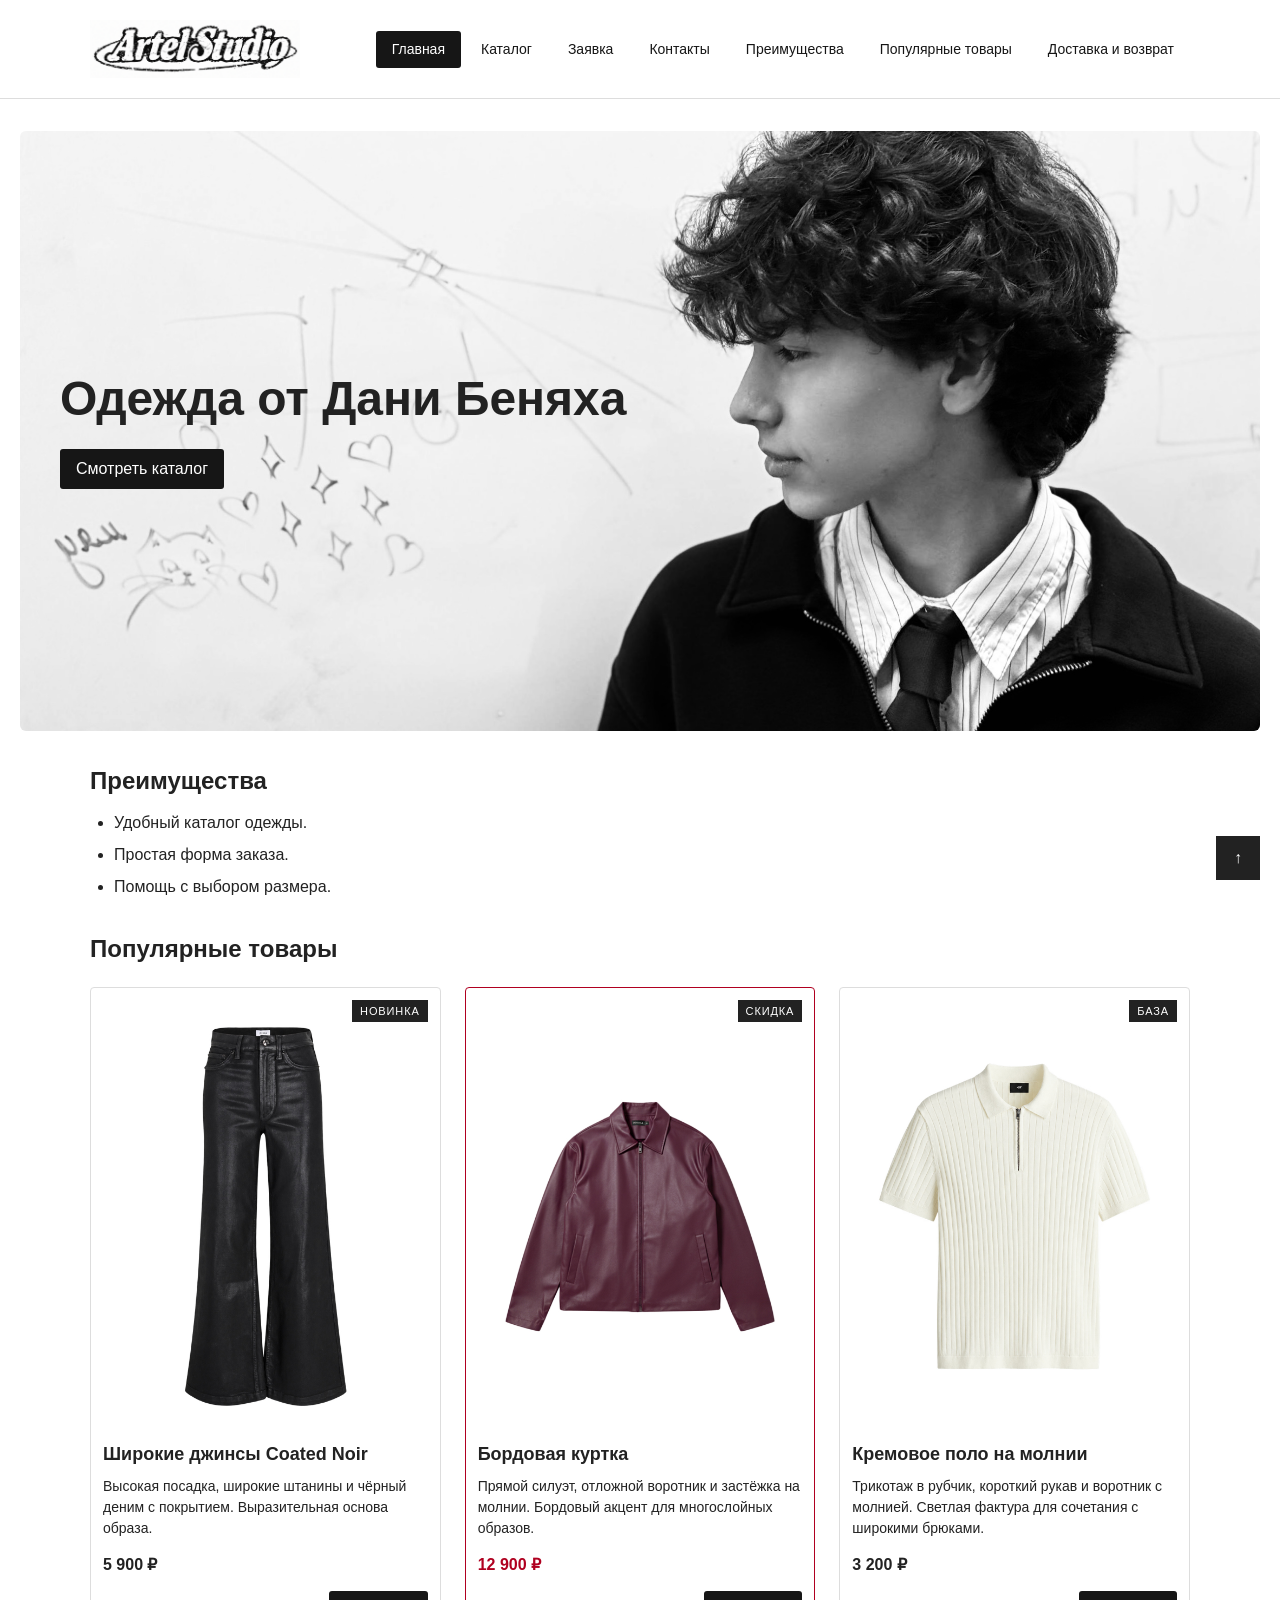
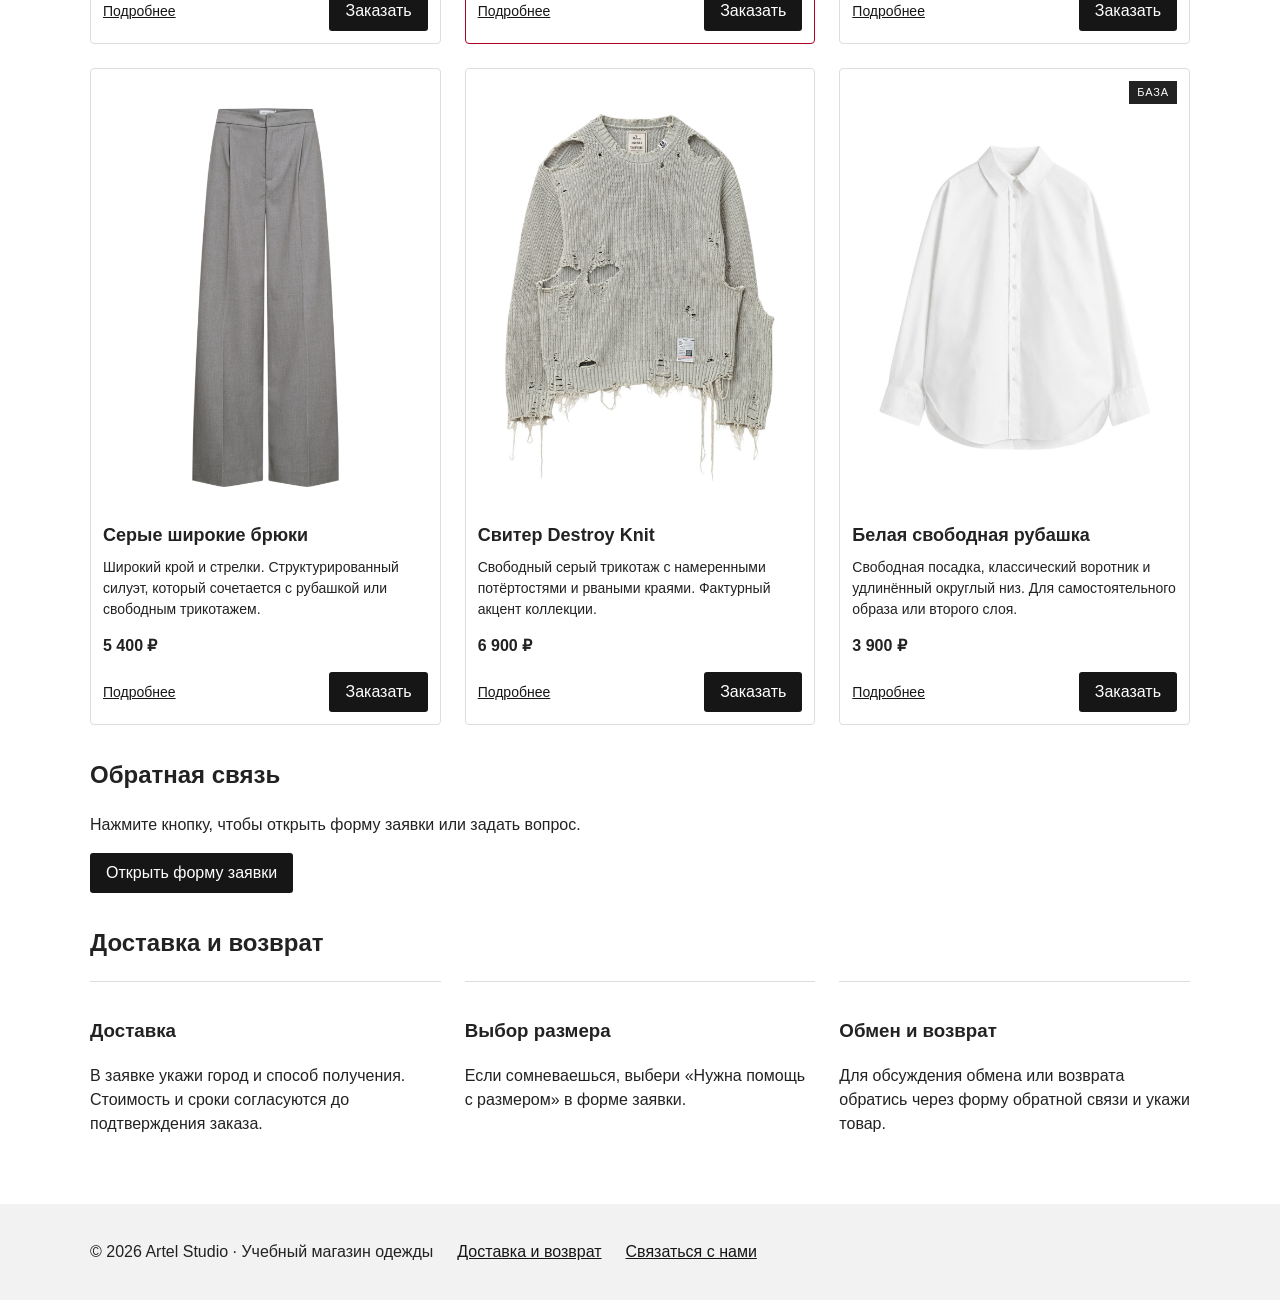
<file: index.html>
<!DOCTYPE html>
<html lang="ru">
<head>
  <meta charset="UTF-8">
  <meta name="viewport" content="width=device-width, initial-scale=1.0">
  <meta name="description" content="Учебный магазин одежды. Каталог и оформление заявки.">
  <meta property="og:type" content="website">
  <meta property="og:image" content="https://tzutira.github.io/kr1-html-css-shop/images/preview.jpg">
  <meta property="og:image:alt" content="Обложка учебного интернет-магазина">
  <meta property="og:title" content="Главная — Artel Studio">
  <meta property="og:description" content="Учебный магазин одежды. Каталог и оформление заявки.">
  <title>Главная — Artel Studio</title>
  <link rel="stylesheet" href="css/style.css">
  <script src="js/main.js" defer></script>
</head>
<body id="top">
  <header class="site-header">
    <div class="site-header__inner">
      <a class="site-header__logo" href="index.html" aria-label="Artel Studio — главная"><img class="site-header__logo-image" src="images/preview.jpg" alt="Artel Studio" width="210" height="58"></a>

      <nav class="site-nav" aria-label="Основная навигация">
        <ul class="site-nav__list">
          <li class="site-nav__item"><a class="site-nav__link site-nav__link--active" aria-current="page" href="index.html">Главная</a></li>
          <li class="site-nav__item"><a class="site-nav__link" href="catalog.html">Каталог</a></li>
          <li class="site-nav__item"><a class="site-nav__link" href="order.html">Заявка</a></li>
          <li class="site-nav__item"><a class="site-nav__link" href="contacts.html">Контакты</a></li>
          <li class="site-nav__item"><a class="site-nav__link" href="index.html#advantages">Преимущества</a></li>
          <li class="site-nav__item"><a class="site-nav__link" href="index.html#popular">Популярные товары</a></li>
          <li class="site-nav__item"><a class="site-nav__link" href="index.html#delivery">Доставка и возврат</a></li>
        </ul>
      </nav>
    </div>
  </header>
  <main class="site-main">

    <section class="hero">
      <h1 class="hero__title" style="font-size: 48px;">Одежда от Дани Беняха</h1>
      <a class="button button--primary hero__button" href="catalog.html">Смотреть каталог</a>
    </section>

    <h2 class="section advantages-title">Преимущества</h2>
    <ul class="advantages" id="advantages">
      <li class="advantages__item">Удобный каталог одежды.</li>
      <li class="advantages__item">Простая форма заказа.</li>
      <li class="advantages__item">Помощь с выбором размера.</li>
    </ul>

    <section class="section" id="popular">
      <h2 class="section__title">Популярные товары</h2>
      <div class="products-grid">
<article class="product-card">
  <span class="product-card__badge">Новинка</span>
  <a class="product-card__image-link" href="product.html?product=1" aria-label="Подробнее: Широкие джинсы Coated Noir"><img class="product-card__image" src="images/black-coated-wide-leg-jeans.jpg" alt="Широкие джинсы Coated Noir, цвет чёрный, вид спереди" width="1200" height="1600" loading="lazy"></a>
  <h3 class="product-card__title"><a href="product.html?product=1">Широкие джинсы Coated Noir</a></h3>
  <p class="product-card__description">Высокая посадка, широкие штанины и чёрный деним с покрытием. Выразительная основа образа.</p>
  <p class="product-card__price">5 900 ₽</p>
  <div class="product-card__actions"><a class="product-card__details" href="product.html?product=1">Подробнее</a><button class="button button--primary product-card__button" type="button" data-product="Широкие джинсы Coated Noir">Заказать</button></div>
</article>
<article class="product-card product-card--discount">
  <span class="product-card__badge">Скидка</span>
  <a class="product-card__image-link" href="product.html?product=2" aria-label="Подробнее: Бордовая куртка"><img class="product-card__image" src="images/burgundy-leather-jacket.jpg" alt="Бордовая куртка, цвет бордовый, вид спереди" width="1200" height="1600" loading="lazy"></a>
  <h3 class="product-card__title"><a href="product.html?product=2">Бордовая куртка</a></h3>
  <p class="product-card__description">Прямой силуэт, отложной воротник и застёжка на молнии. Бордовый акцент для многослойных образов.</p>
  <p class="product-card__price">12 900 ₽</p>
  <div class="product-card__actions"><a class="product-card__details" href="product.html?product=2">Подробнее</a><button class="button button--primary product-card__button" type="button" data-product="Бордовая куртка">Заказать</button></div>
</article>
<article class="product-card">
  <span class="product-card__badge">База</span>
  <a class="product-card__image-link" href="product.html?product=3" aria-label="Подробнее: Кремовое поло на молнии"><img class="product-card__image" src="images/cream-zip-polo.jpg" alt="Кремовое поло на молнии, цвет кремовый, вид спереди" width="1200" height="1600" loading="lazy"></a>
  <h3 class="product-card__title"><a href="product.html?product=3">Кремовое поло на молнии</a></h3>
  <p class="product-card__description">Трикотаж в рубчик, короткий рукав и воротник с молнией. Светлая фактура для сочетания с широкими брюками.</p>
  <p class="product-card__price">3 200 ₽</p>
  <div class="product-card__actions"><a class="product-card__details" href="product.html?product=3">Подробнее</a><button class="button button--primary product-card__button" type="button" data-product="Кремовое поло на молнии">Заказать</button></div>
</article>
<article class="product-card">
  <a class="product-card__image-link" href="product.html?product=4" aria-label="Подробнее: Серые широкие брюки"><img class="product-card__image" src="images/grey-wide-leg-trousers.jpg" alt="Серые широкие брюки, цвет светло-серый, вид спереди" width="1200" height="1600" loading="lazy"></a>
  <h3 class="product-card__title"><a href="product.html?product=4">Серые широкие брюки</a></h3>
  <p class="product-card__description">Широкий крой и стрелки. Структурированный силуэт, который сочетается с рубашкой или свободным трикотажем.</p>
  <p class="product-card__price">5 400 ₽</p>
  <div class="product-card__actions"><a class="product-card__details" href="product.html?product=4">Подробнее</a><button class="button button--primary product-card__button" type="button" data-product="Серые широкие брюки">Заказать</button></div>
</article>
<article class="product-card">
  <a class="product-card__image-link" href="product.html?product=5" aria-label="Подробнее: Свитер Destroy Knit"><img class="product-card__image" src="images/grey-distressed-sweater.jpg" alt="Свитер Destroy Knit, цвет серый, вид спереди" width="1200" height="1600" loading="lazy"></a>
  <h3 class="product-card__title"><a href="product.html?product=5">Свитер Destroy Knit</a></h3>
  <p class="product-card__description">Свободный серый трикотаж с намеренными потёртостями и рваными краями. Фактурный акцент коллекции.</p>
  <p class="product-card__price">6 900 ₽</p>
  <div class="product-card__actions"><a class="product-card__details" href="product.html?product=5">Подробнее</a><button class="button button--primary product-card__button" type="button" data-product="Свитер Destroy Knit">Заказать</button></div>
</article>
<article class="product-card">
  <span class="product-card__badge">База</span>
  <a class="product-card__image-link" href="product.html?product=6" aria-label="Подробнее: Белая свободная рубашка"><img class="product-card__image" src="images/white-relaxed-shirt.jpg" alt="Белая свободная рубашка, цвет белый, вид спереди" width="1200" height="1600" loading="lazy"></a>
  <h3 class="product-card__title"><a href="product.html?product=6">Белая свободная рубашка</a></h3>
  <p class="product-card__description">Свободная посадка, классический воротник и удлинённый округлый низ. Для самостоятельного образа или второго слоя.</p>
  <p class="product-card__price">3 900 ₽</p>
  <div class="product-card__actions"><a class="product-card__details" href="product.html?product=6">Подробнее</a><button class="button button--primary product-card__button" type="button" data-product="Белая свободная рубашка">Заказать</button></div>
</article>
</div>
    </section>

    <section class="section" id="contacts">
      <h2 class="section__title">Обратная связь</h2>
      <p class="section__description">Нажмите кнопку, чтобы открыть форму заявки или задать вопрос.</p>
      <button class="button button--primary" type="button" id="open-order-dialog">
        Открыть форму заявки
      </button>
    </section>


<section class="section" id="delivery"><h2 class="section__title">Доставка и возврат</h2>
    <div class="info-grid"><article class="info-block"><h3>Доставка</h3><p>В заявке укажи город и способ получения. Стоимость и сроки согласуются до подтверждения заказа.</p></article><article class="info-block"><h3>Выбор размера</h3><p>Если сомневаешься, выбери «Нужна помощь с размером» в форме заявки.</p></article><article class="info-block"><h3>Обмен и возврат</h3><p>Для обсуждения обмена или возврата обратись через форму обратной связи и укажи товар.</p></article></div></section>
  </main>
  <footer class="site-footer">
    <div class="site-footer__inner"><p class="site-footer__text">&copy; 2026 Artel Studio · Учебный магазин одежды</p>
    <a href="index.html#delivery">Доставка и возврат</a><a href="contacts.html">Связаться с нами</a></div>
  </footer>
  <a class="back-to-top" href="#top" aria-label="Наверх">↑</a>
  <dialog class="order-dialog" id="order-dialog" aria-labelledby="order-dialog-title">
    <h2 class="order-dialog__title" id="order-dialog-title">Оформление заявки</h2>
    <form class="order-form" id="order-form" action="#" method="post" novalidate>
    <div class="order-form__field">
      <label class="order-form__label" for="selected-product">Товар</label>
      <input class="order-form__input" id="selected-product" name="selected-product" type="text" readonly placeholder="Консультация по подбору одежды">
    </div>

    <div class="order-form__field">
      <label class="order-form__label" for="order-name">Имя</label>
      <input class="order-form__input" id="order-name" name="name" type="text" placeholder="Введите ваше имя" minlength="2" autocomplete="given-name" required>
    </div>

    <div class="order-form__field">
      <label class="order-form__label" for="order-email">E-mail</label>
      <input class="order-form__input" id="order-email" name="email" type="email" placeholder="example@mail.ru" autocomplete="email" required>
    </div>

    <div class="order-form__field">
      <label class="order-form__label" for="order-phone">Телефон</label>
      <input class="order-form__input" aria-describedby="order-phone-hint" id="order-phone" name="phone" type="tel" autocomplete="tel" inputmode="tel" placeholder="+7 (900) 000-00-00" pattern="^\+7 \(\d{3}\) \d{3}-\d{2}-\d{2}$" required>
      <small class="order-form__hint" id="order-phone-hint">Формат: +7 (900) 000-00-00</small>
    </div>

    <div class="order-form__field">
        <label class="order-form__label" for="order-size">Размер</label>
        <select class="order-form__select" id="order-size" name="size" required>
          <option value="">Выберите размер</option>
          <option>XS</option><option>S</option><option>M</option><option>L</option><option>XL</option>
          <option value="help">Нужна помощь с размером</option>
        </select>
      </div>

    <div class="order-form__field">
      <label class="order-form__label" for="order-topic">Тема заявки</label>
      <select class="order-form__select" id="order-topic" name="topic" required>
        <option value="">Выберите тему</option>
        <option value="product">Заказ товара</option>
        <option value="consultation">Консультация</option>
        <option value="delivery">Доставка</option>
      </select>
    </div>

    <div class="order-form__field">
      <label class="order-form__label" for="order-comment">Комментарий</label>
      <textarea class="order-form__textarea" id="order-comment" name="comment" rows="4" placeholder="Укажите дополнительную информацию"
      ></textarea>
    </div>

    <div class="order-form__field order-form__field--checkbox">
      <label class="order-form__label" for="order-agreement">
        <input class="order-form__checkbox" id="order-agreement" name="agreement" type="checkbox" required>
        Я согласен на обработку данных для ответа на заявку
      </label>
    </div>

    <div class="order-form__actions">
      <button class="button button--secondary" type="button" id="close-order-dialog">Закрыть</button>
      <button class="button button--primary" type="submit">Отправить заявку</button>
    </div>
    </form>
  </dialog>
  <p class="success-message" id="success-message" role="status" hidden>Заявка проверена. Это учебная демонстрация — данные не отправлены.</p>

</body>
</html>
</file>
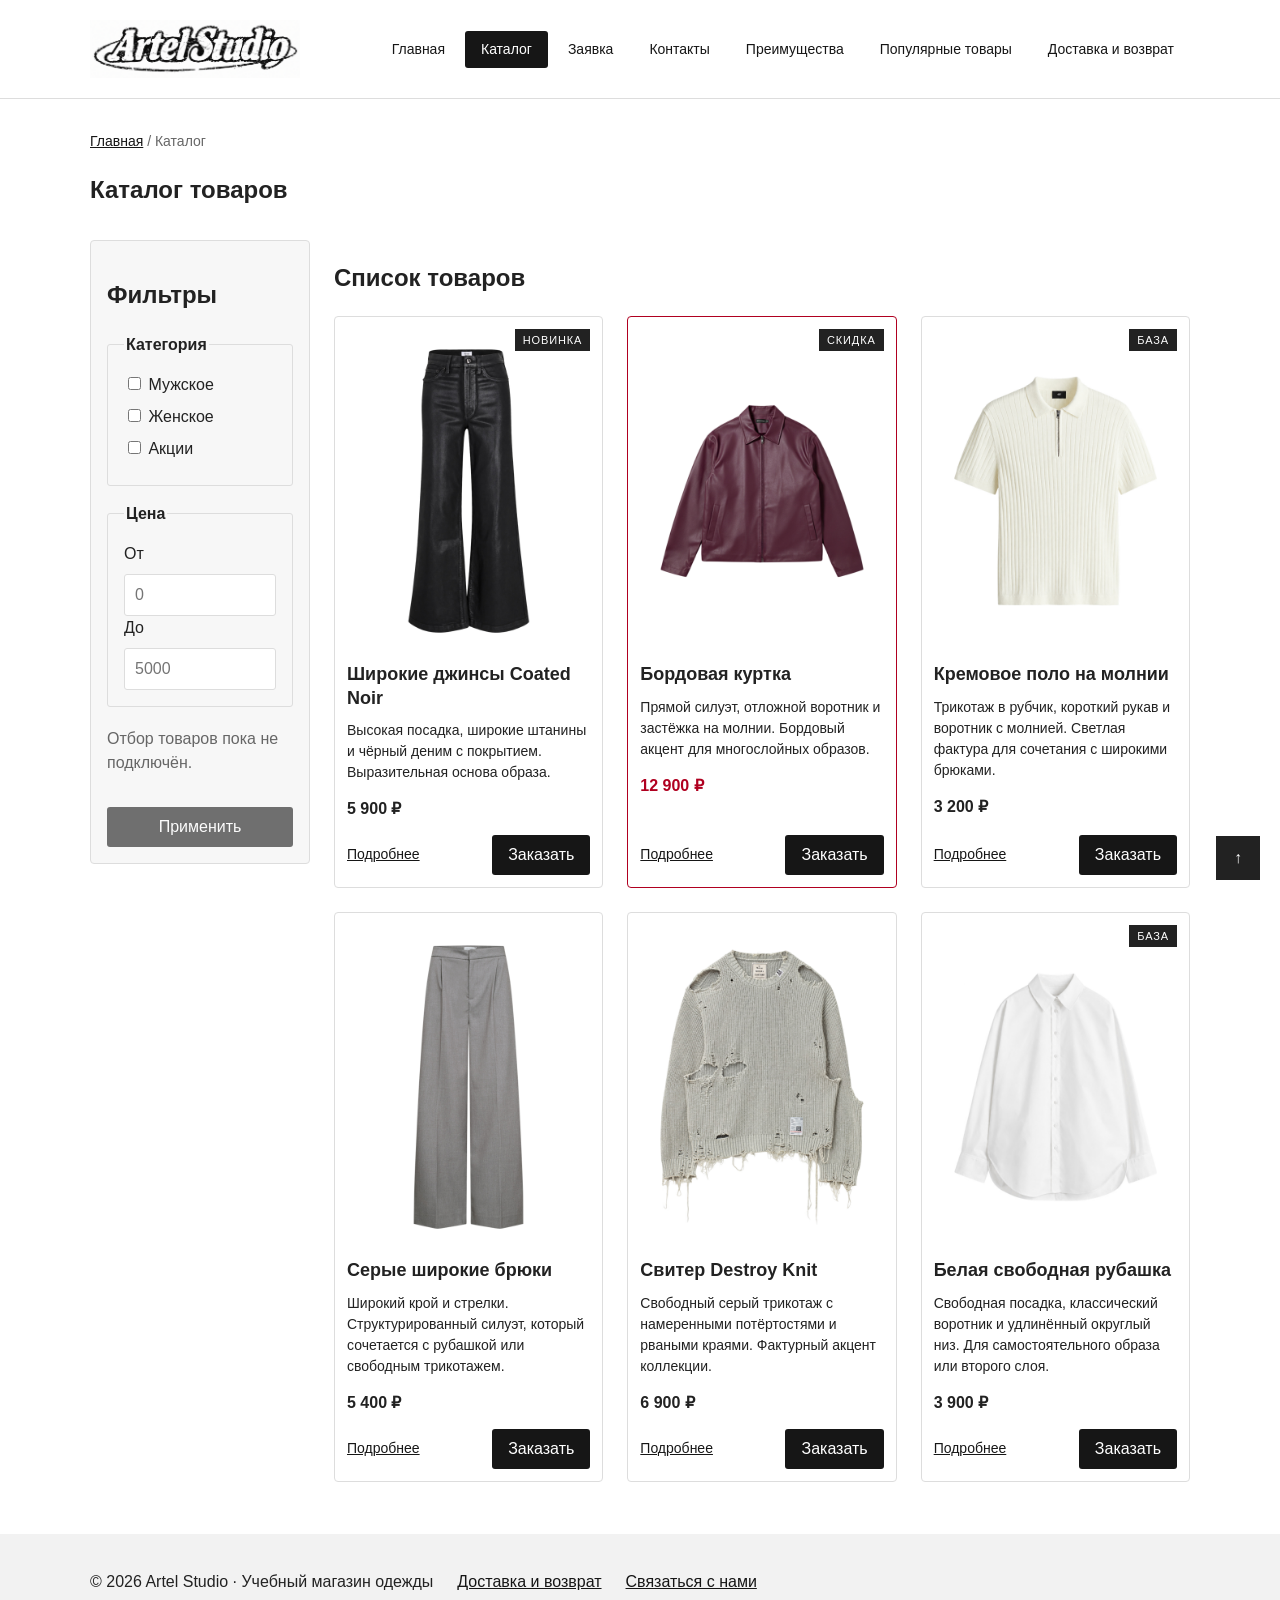
<file: catalog.html>
<!DOCTYPE html>
<html lang="ru">
<head>
  <meta charset="UTF-8">
  <meta name="viewport" content="width=device-width, initial-scale=1.0">
  <meta name="description" content="Учебный магазин одежды в эстетике starboy. Каталог и оформление заявки.">
  <meta property="og:type" content="website">
  <meta property="og:image" content="https://tzutira.github.io/kr1-html-css-shop/images/preview.jpg">
  <meta property="og:image:alt" content="Обложка учебного интернет-магазина">
  <meta property="og:title" content="Каталог — Artel Studio">
  <meta property="og:description" content="Учебный магазин одежды в эстетике starboy. Каталог и оформление заявки.">
  <title>Каталог — Artel Studio</title>
  <link rel="stylesheet" href="css/style.css">
  <script src="js/main.js" defer></script>
</head>
<body id="top">
  <header class="site-header">
    <div class="site-header__inner">
      <a class="site-header__logo" href="index.html" aria-label="Artel Studio — главная"><img class="site-header__logo-image" src="images/preview.jpg" alt="Artel Studio" width="210" height="58"></a>

      <nav class="site-nav" aria-label="Основная навигация">
        <ul class="site-nav__list">
          <li class="site-nav__item"><a class="site-nav__link" href="index.html">Главная</a></li>
          <li class="site-nav__item"><a class="site-nav__link site-nav__link--active" aria-current="page" href="catalog.html">Каталог</a></li>
          <li class="site-nav__item"><a class="site-nav__link" href="order.html">Заявка</a></li>
          <li class="site-nav__item"><a class="site-nav__link" href="contacts.html">Контакты</a></li>
          <li class="site-nav__item"><a class="site-nav__link" href="index.html#advantages">Преимущества</a></li>
          <li class="site-nav__item"><a class="site-nav__link" href="index.html#popular">Популярные товары</a></li>
          <li class="site-nav__item"><a class="site-nav__link" href="index.html#delivery">Доставка и возврат</a></li>
        </ul>
      </nav>
    </div>
  </header>
  <main class="site-main">

    <nav class="breadcrumbs" aria-label="Хлебные крошки">
      <a class="breadcrumbs__link" href="index.html">Главная</a>
      <span class="breadcrumbs__current" aria-current="page">Каталог</span>
    </nav>

    <section class="section">
      <h1 class="section__title">Каталог товаров</h1>
    </section>

    <section class="catalog-layout" aria-labelledby="catalog-products-title">
      <aside class="catalog-filters">
        <h2 class="catalog-filters__title">Фильтры</h2>

        <form class="catalog-filters__form" action="#" method="get">
          <fieldset class="catalog-filters__group">
            <legend class="catalog-filters__legend">Категория</legend><label class="catalog-filters__label"><input class="catalog-filters__checkbox" type="checkbox" name="category" value="1"> Мужское</label><label class="catalog-filters__label"><input class="catalog-filters__checkbox" type="checkbox" name="category" value="2"> Женское</label><label class="catalog-filters__label"><input class="catalog-filters__checkbox" type="checkbox" name="category" value="3"> Акции</label></fieldset>

          <fieldset class="catalog-filters__group">
            <legend class="catalog-filters__legend">Цена</legend>

            <label class="catalog-filters__label" for="price-from">От</label>
            <input class="catalog-filters__input" id="price-from" name="price-from" type="number" min="0" placeholder="0">

            <label class="catalog-filters__label" for="price-to">До</label>
            <input class="catalog-filters__input" id="price-to" name="price-to" type="number" min="0" placeholder="5000">
          </fieldset>

          <p class="order-form__hint">Отбор товаров пока не подключён.</p>
          <button class="button button--primary" type="submit" disabled>Применить</button>
        </form>
      </aside>

      <section class="catalog-layout__products">
        <h2 class="catalog-layout__title" id="catalog-products-title">Список товаров</h2>

        <div class="products-grid">
<article class="product-card">
  <span class="product-card__badge">Новинка</span>
  <a class="product-card__image-link" href="product.html?product=1" aria-label="Подробнее: Широкие джинсы Coated Noir"><img class="product-card__image" src="images/black-coated-wide-leg-jeans.jpg" alt="Широкие джинсы Coated Noir, цвет чёрный, вид спереди" width="1200" height="1600" loading="lazy"></a>
  <h3 class="product-card__title"><a href="product.html?product=1">Широкие джинсы Coated Noir</a></h3>
  <p class="product-card__description">Высокая посадка, широкие штанины и чёрный деним с покрытием. Выразительная основа образа.</p>
  <p class="product-card__price">5 900 ₽</p>
  <div class="product-card__actions"><a class="product-card__details" href="product.html?product=1">Подробнее</a><button class="button button--primary product-card__button" type="button" data-product="Широкие джинсы Coated Noir">Заказать</button></div>
</article>
<article class="product-card product-card--discount">
  <span class="product-card__badge">Скидка</span>
  <a class="product-card__image-link" href="product.html?product=2" aria-label="Подробнее: Бордовая куртка"><img class="product-card__image" src="images/burgundy-leather-jacket.jpg" alt="Бордовая куртка, цвет бордовый, вид спереди" width="1200" height="1600" loading="lazy"></a>
  <h3 class="product-card__title"><a href="product.html?product=2">Бордовая куртка</a></h3>
  <p class="product-card__description">Прямой силуэт, отложной воротник и застёжка на молнии. Бордовый акцент для многослойных образов.</p>
  <p class="product-card__price">12 900 ₽</p>
  <div class="product-card__actions"><a class="product-card__details" href="product.html?product=2">Подробнее</a><button class="button button--primary product-card__button" type="button" data-product="Бордовая куртка">Заказать</button></div>
</article>
<article class="product-card">
  <span class="product-card__badge">База</span>
  <a class="product-card__image-link" href="product.html?product=3" aria-label="Подробнее: Кремовое поло на молнии"><img class="product-card__image" src="images/cream-zip-polo.jpg" alt="Кремовое поло на молнии, цвет кремовый, вид спереди" width="1200" height="1600" loading="lazy"></a>
  <h3 class="product-card__title"><a href="product.html?product=3">Кремовое поло на молнии</a></h3>
  <p class="product-card__description">Трикотаж в рубчик, короткий рукав и воротник с молнией. Светлая фактура для сочетания с широкими брюками.</p>
  <p class="product-card__price">3 200 ₽</p>
  <div class="product-card__actions"><a class="product-card__details" href="product.html?product=3">Подробнее</a><button class="button button--primary product-card__button" type="button" data-product="Кремовое поло на молнии">Заказать</button></div>
</article>
<article class="product-card">
  <a class="product-card__image-link" href="product.html?product=4" aria-label="Подробнее: Серые широкие брюки"><img class="product-card__image" src="images/grey-wide-leg-trousers.jpg" alt="Серые широкие брюки, цвет светло-серый, вид спереди" width="1200" height="1600" loading="lazy"></a>
  <h3 class="product-card__title"><a href="product.html?product=4">Серые широкие брюки</a></h3>
  <p class="product-card__description">Широкий крой и стрелки. Структурированный силуэт, который сочетается с рубашкой или свободным трикотажем.</p>
  <p class="product-card__price">5 400 ₽</p>
  <div class="product-card__actions"><a class="product-card__details" href="product.html?product=4">Подробнее</a><button class="button button--primary product-card__button" type="button" data-product="Серые широкие брюки">Заказать</button></div>
</article>
<article class="product-card">
  <a class="product-card__image-link" href="product.html?product=5" aria-label="Подробнее: Свитер Destroy Knit"><img class="product-card__image" src="images/grey-distressed-sweater.jpg" alt="Свитер Destroy Knit, цвет серый, вид спереди" width="1200" height="1600" loading="lazy"></a>
  <h3 class="product-card__title"><a href="product.html?product=5">Свитер Destroy Knit</a></h3>
  <p class="product-card__description">Свободный серый трикотаж с намеренными потёртостями и рваными краями. Фактурный акцент коллекции.</p>
  <p class="product-card__price">6 900 ₽</p>
  <div class="product-card__actions"><a class="product-card__details" href="product.html?product=5">Подробнее</a><button class="button button--primary product-card__button" type="button" data-product="Свитер Destroy Knit">Заказать</button></div>
</article>
<article class="product-card">
  <span class="product-card__badge">База</span>
  <a class="product-card__image-link" href="product.html?product=6" aria-label="Подробнее: Белая свободная рубашка"><img class="product-card__image" src="images/white-relaxed-shirt.jpg" alt="Белая свободная рубашка, цвет белый, вид спереди" width="1200" height="1600" loading="lazy"></a>
  <h3 class="product-card__title"><a href="product.html?product=6">Белая свободная рубашка</a></h3>
  <p class="product-card__description">Свободная посадка, классический воротник и удлинённый округлый низ. Для самостоятельного образа или второго слоя.</p>
  <p class="product-card__price">3 900 ₽</p>
  <div class="product-card__actions"><a class="product-card__details" href="product.html?product=6">Подробнее</a><button class="button button--primary product-card__button" type="button" data-product="Белая свободная рубашка">Заказать</button></div>
</article>
</div>
      </section>
    </section>
  </main>
  <footer class="site-footer">
    <div class="site-footer__inner"><p class="site-footer__text">&copy; 2026 Artel Studio · Учебный магазин одежды</p>
    <a href="index.html#delivery">Доставка и возврат</a><a href="contacts.html">Связаться с нами</a></div>
  </footer>
  <a class="back-to-top" href="#top" aria-label="Наверх">↑</a>
  <dialog class="order-dialog" id="order-dialog" aria-labelledby="order-dialog-title">
    <h2 class="order-dialog__title" id="order-dialog-title">Оформление заявки</h2>
    <form class="order-form" id="order-form" action="#" method="post" novalidate>
    <div class="order-form__field">
      <label class="order-form__label" for="selected-product">Товар</label>
      <input class="order-form__input" id="selected-product" name="selected-product" type="text" readonly placeholder="Консультация по подбору одежды">
    </div>

    <div class="order-form__field">
      <label class="order-form__label" for="order-name">Имя</label>
      <input class="order-form__input" id="order-name" name="name" type="text" placeholder="Введите ваше имя" minlength="2" autocomplete="given-name" required>
    </div>

    <div class="order-form__field">
      <label class="order-form__label" for="order-email">E-mail</label>
      <input class="order-form__input" id="order-email" name="email" type="email" placeholder="example@mail.ru" autocomplete="email" required>
    </div>

    <div class="order-form__field">
      <label class="order-form__label" for="order-phone">Телефон</label>
      <input class="order-form__input" aria-describedby="order-phone-hint" id="order-phone" name="phone" type="tel" autocomplete="tel" inputmode="tel" placeholder="+7 (900) 000-00-00" pattern="^\+7 \(\d{3}\) \d{3}-\d{2}-\d{2}$" required>
      <small class="order-form__hint" id="order-phone-hint">Формат: +7 (900) 000-00-00</small>
    </div>

    <div class="order-form__field">
        <label class="order-form__label" for="order-size">Размер</label>
        <select class="order-form__select" id="order-size" name="size" required>
          <option value="">Выберите размер</option>
          <option>XS</option><option>S</option><option>M</option><option>L</option><option>XL</option>
          <option value="help">Нужна помощь с размером</option>
        </select>
      </div>

    <div class="order-form__field">
      <label class="order-form__label" for="order-topic">Тема заявки</label>
      <select class="order-form__select" id="order-topic" name="topic" required>
        <option value="">Выберите тему</option>
        <option value="product">Заказ товара</option>
        <option value="consultation">Консультация</option>
        <option value="delivery">Доставка</option>
      </select>
    </div>

    <div class="order-form__field">
      <label class="order-form__label" for="order-comment">Комментарий</label>
      <textarea class="order-form__textarea" id="order-comment" name="comment" rows="4" placeholder="Укажите дополнительную информацию"
      ></textarea>
    </div>

    <div class="order-form__field order-form__field--checkbox">
      <label class="order-form__label" for="order-agreement">
        <input class="order-form__checkbox" id="order-agreement" name="agreement" type="checkbox" required>
        Я согласен на обработку данных для ответа на заявку
      </label>
    </div>

    <p class="order-form__hint">Учебная форма: данные не отправляются на сервер.</p>
    <div class="order-form__actions">
      <button class="button button--secondary" type="button" id="close-order-dialog">Закрыть</button>
      <button class="button button--primary" type="submit">Отправить заявку</button>
    </div>
    </form>
  </dialog>
  <p class="success-message" id="success-message" role="status" hidden>Заявка проверена. Это учебная демонстрация — данные не отправлены.</p>

</body>
</html>
</file>
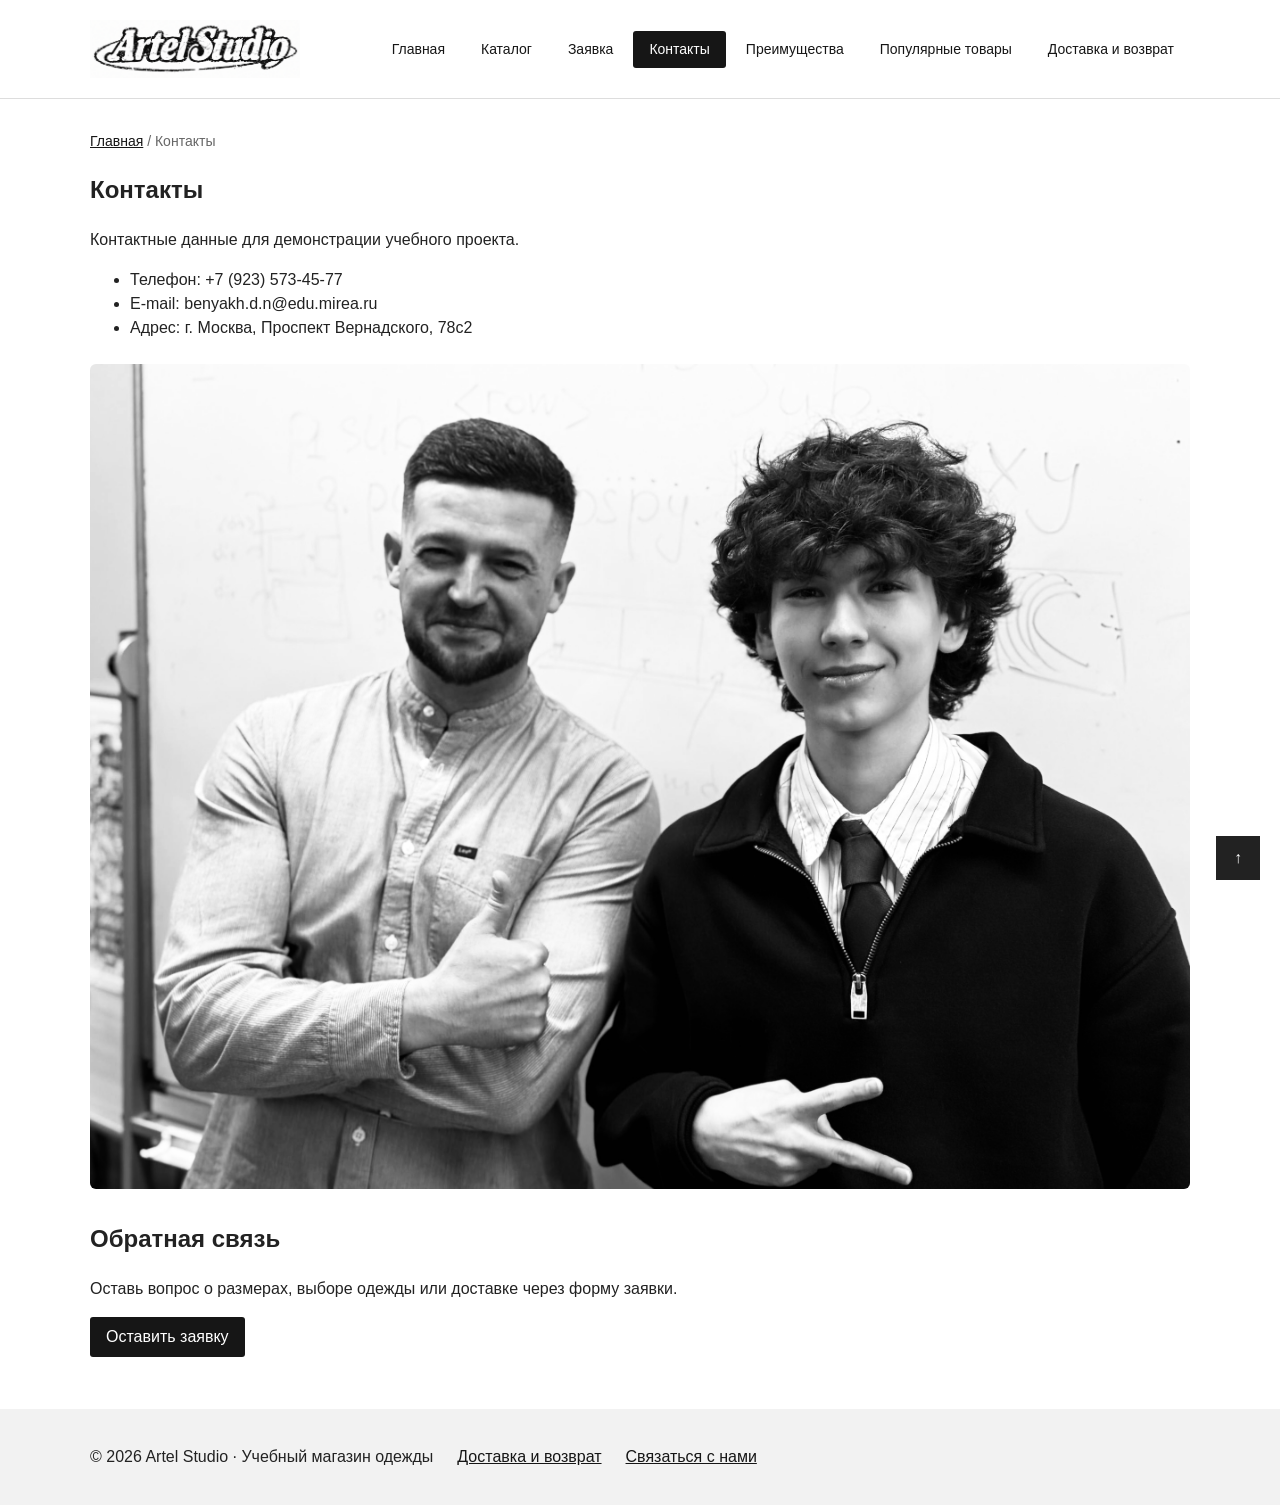
<file: contacts.html>
<!DOCTYPE html>
<html lang="ru">
<head>
  <meta charset="UTF-8">
  <meta name="viewport" content="width=device-width, initial-scale=1.0">
  <meta name="description" content="Контакты учебного магазина одежды Artel Studio и форма обратной связи.">
  <meta property="og:type" content="website">
  <meta property="og:image" content="https://tzutira.github.io/kr1-html-css-shop/images/preview.jpg">
  <meta property="og:image:alt" content="Обложка учебного интернет-магазина">
  <meta property="og:title" content="Контакты — Artel Studio">
  <meta property="og:description" content="Контакты учебного магазина одежды Artel Studio и форма обратной связи.">
  <title>Контакты — Artel Studio</title>
  <link rel="stylesheet" href="css/style.css">
  <script src="js/main.js" defer></script>
</head>
<body id="top">
  <header class="site-header">
    <div class="site-header__inner">
      <a class="site-header__logo" href="index.html" aria-label="Artel Studio — главная"><img class="site-header__logo-image" src="images/preview.jpg" alt="Artel Studio" width="210" height="58"></a>

      <nav class="site-nav" aria-label="Основная навигация">
        <ul class="site-nav__list">
          <li class="site-nav__item"><a class="site-nav__link" href="index.html">Главная</a></li>
          <li class="site-nav__item"><a class="site-nav__link" href="catalog.html">Каталог</a></li>
          <li class="site-nav__item"><a class="site-nav__link" href="order.html">Заявка</a></li>
          <li class="site-nav__item"><a class="site-nav__link site-nav__link--active" aria-current="page" href="contacts.html">Контакты</a></li>
          <li class="site-nav__item"><a class="site-nav__link" href="index.html#advantages">Преимущества</a></li>
          <li class="site-nav__item"><a class="site-nav__link" href="index.html#popular">Популярные товары</a></li>
          <li class="site-nav__item"><a class="site-nav__link" href="index.html#delivery">Доставка и возврат</a></li>
        </ul>
      </nav>
    </div>
  </header>
  <main class="site-main">

    <nav class="breadcrumbs" aria-label="Хлебные крошки">
      <a class="breadcrumbs__link" href="index.html">Главная</a>
      <span class="breadcrumbs__current" aria-current="page">Контакты</span>
    </nav>

    <section class="section">
      <h1 class="section__title">Контакты</h1>
      <p class="section__description">Контактные данные для демонстрации учебного проекта.</p>

      <ul>
        <li>Телефон: +7 (923) 573-45-77</li>
        <li>E-mail: benyakh.d.n@edu.mirea.ru</li>
        <li>Адрес: г. Москва, Проспект Вернадского, 78с2</li>
      </ul>
      <img class="contacts-photo" src="images/contacts-photo.jpg" alt="Совместная фотография в аудитории" width="2560" height="1920">
    </section>
    

    <section class="section" id="feedback">
      <h2 class="section__title">Обратная связь</h2>
      <p class="section__description">
        Оставь вопрос о размерах, выборе одежды или доставке через форму заявки.
      </p>
      <a class="button button--primary" href="order.html">
        Оставить заявку
      </a>
    </section>
  </main>
  <footer class="site-footer">
    <div class="site-footer__inner"><p class="site-footer__text">&copy; 2026 Artel Studio · Учебный магазин одежды</p>
    <a href="index.html#delivery">Доставка и возврат</a><a href="contacts.html">Связаться с нами</a></div>
  </footer>
  <a class="back-to-top" href="#top" aria-label="Наверх">↑</a>

</body>
</html>
</file>
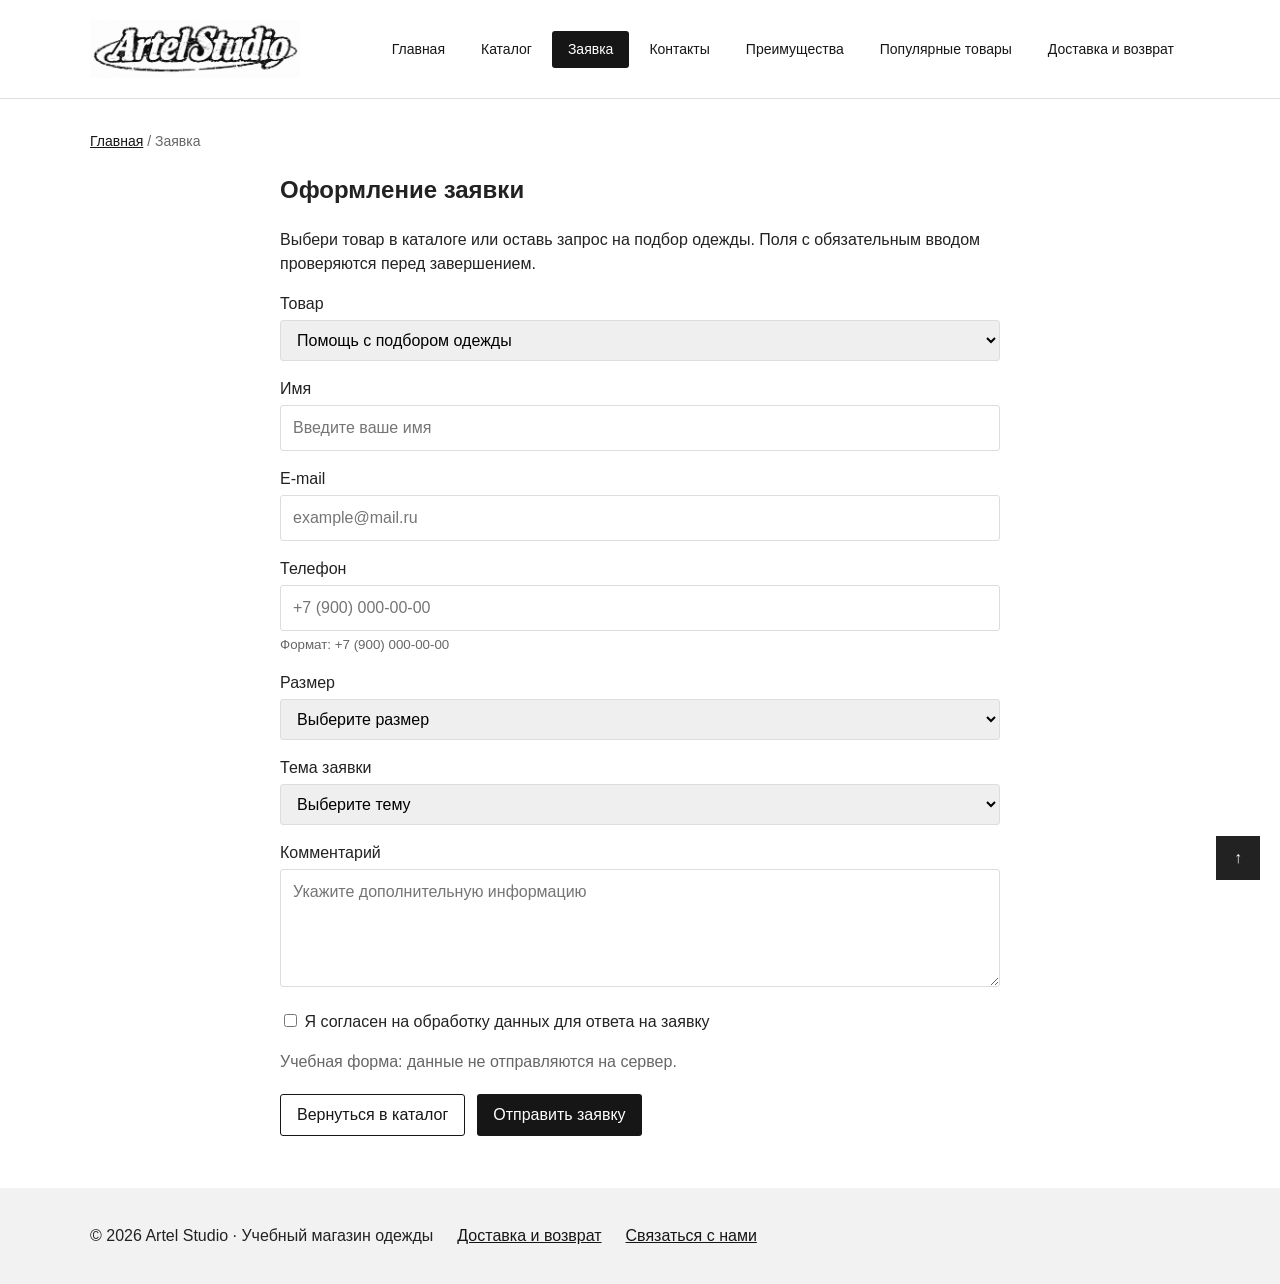
<file: order.html>
<!DOCTYPE html>
<html lang="ru">
<head>
  <meta charset="UTF-8">
  <meta name="viewport" content="width=device-width, initial-scale=1.0">
  <meta name="description" content="Форма заявки на одежду: размер, цвет, количество и контактные данные.">
  <meta property="og:type" content="website">
  <meta property="og:image" content="https://tzutira.github.io/kr1-html-css-shop/images/preview.jpg">
  <meta property="og:image:alt" content="Обложка учебного интернет-магазина">
  <meta property="og:title" content="Заявка — Artel Studio">
  <meta property="og:description" content="Форма заявки на одежду: размер, цвет, количество и контактные данные.">
  <title>Заявка — Artel Studio</title>
  <link rel="stylesheet" href="css/style.css">
  <script src="js/main.js" defer></script>
</head>
<body id="top">
  <header class="site-header">
    <div class="site-header__inner">
      <a class="site-header__logo" href="index.html" aria-label="Artel Studio — главная"><img class="site-header__logo-image" src="images/preview.jpg" alt="Artel Studio" width="210" height="58"></a>

      <nav class="site-nav" aria-label="Основная навигация">
        <ul class="site-nav__list">
          <li class="site-nav__item"><a class="site-nav__link" href="index.html">Главная</a></li>
          <li class="site-nav__item"><a class="site-nav__link" href="catalog.html">Каталог</a></li>
          <li class="site-nav__item"><a class="site-nav__link site-nav__link--active" aria-current="page" href="order.html">Заявка</a></li>
          <li class="site-nav__item"><a class="site-nav__link" href="contacts.html">Контакты</a></li>
          <li class="site-nav__item"><a class="site-nav__link" href="index.html#advantages">Преимущества</a></li>
          <li class="site-nav__item"><a class="site-nav__link" href="index.html#popular">Популярные товары</a></li>
          <li class="site-nav__item"><a class="site-nav__link" href="index.html#delivery">Доставка и возврат</a></li>
        </ul>
      </nav>
    </div>
  </header>
  <main class="site-main">
<nav class="breadcrumbs" aria-label="Хлебные крошки"><a class="breadcrumbs__link" href="index.html">Главная</a> <span class="breadcrumbs__current" aria-current="page">Заявка</span></nav><section class="section order-page"><h1>Оформление заявки</h1><p>Выбери товар в каталоге или оставь запрос на подбор одежды. Поля с обязательным вводом проверяются перед завершением.</p>    <form class="order-form" id="order-form" action="#" method="post" novalidate>
    <div class="order-form__field">
      <label class="order-form__label" for="selected-product">Товар</label>
      <select class="order-form__select" id="selected-product" name="selected-product"><option value="">Помощь с подбором одежды</option><option>Широкие джинсы Coated Noir</option><option>Бордовая куртка</option><option>Кремовое поло на молнии</option><option>Серые широкие брюки</option><option>Свитер Destroy Knit</option><option>Белая свободная рубашка</option></select>
    </div>

    <div class="order-form__field">
      <label class="order-form__label" for="order-name">Имя</label>
      <input class="order-form__input" id="order-name" name="name" type="text" placeholder="Введите ваше имя" minlength="2" autocomplete="given-name" required>
    </div>

    <div class="order-form__field">
      <label class="order-form__label" for="order-email">E-mail</label>
      <input class="order-form__input" id="order-email" name="email" type="email" placeholder="example@mail.ru" autocomplete="email" required>
    </div>

    <div class="order-form__field">
      <label class="order-form__label" for="order-phone">Телефон</label>
      <input class="order-form__input" aria-describedby="order-phone-hint" id="order-phone" name="phone" type="tel" autocomplete="tel" inputmode="tel" placeholder="+7 (900) 000-00-00" pattern="^\+7 \(\d{3}\) \d{3}-\d{2}-\d{2}$" required>
      <small class="order-form__hint" id="order-phone-hint">Формат: +7 (900) 000-00-00</small>
    </div>

    <div class="order-form__field">
        <label class="order-form__label" for="order-size">Размер</label>
        <select class="order-form__select" id="order-size" name="size" required>
          <option value="">Выберите размер</option>
          <option>XS</option><option>S</option><option>M</option><option>L</option><option>XL</option>
          <option value="help">Нужна помощь с размером</option>
        </select>
      </div>

    <div class="order-form__field">
      <label class="order-form__label" for="order-topic">Тема заявки</label>
      <select class="order-form__select" id="order-topic" name="topic" required>
        <option value="">Выберите тему</option>
        <option value="product">Заказ товара</option>
        <option value="consultation">Консультация</option>
        <option value="delivery">Доставка</option>
      </select>
    </div>

    <div class="order-form__field">
      <label class="order-form__label" for="order-comment">Комментарий</label>
      <textarea class="order-form__textarea" id="order-comment" name="comment" rows="4" placeholder="Укажите дополнительную информацию"
      ></textarea>
    </div>

    <div class="order-form__field order-form__field--checkbox">
      <label class="order-form__label" for="order-agreement">
        <input class="order-form__checkbox" id="order-agreement" name="agreement" type="checkbox" required>
        Я согласен на обработку данных для ответа на заявку
      </label>
    </div>

    <p class="order-form__hint">Учебная форма: данные не отправляются на сервер.</p>
    <div class="order-form__actions">
      <a class="button button--secondary" href="catalog.html">Вернуться в каталог</a>
      <button class="button button--primary" type="submit">Отправить заявку</button>
    </div>
    </form><p class="success-message" id="success-message" role="status" hidden>Заявка проверена. Это учебная демонстрация — данные не отправлены.</p></section>
  </main>
  <footer class="site-footer">
    <div class="site-footer__inner"><p class="site-footer__text">&copy; 2026 Artel Studio · Учебный магазин одежды</p>
    <a href="index.html#delivery">Доставка и возврат</a><a href="contacts.html">Связаться с нами</a></div>
  </footer>
  <a class="back-to-top" href="#top" aria-label="Наверх">↑</a>

</body>
</html>
</file>
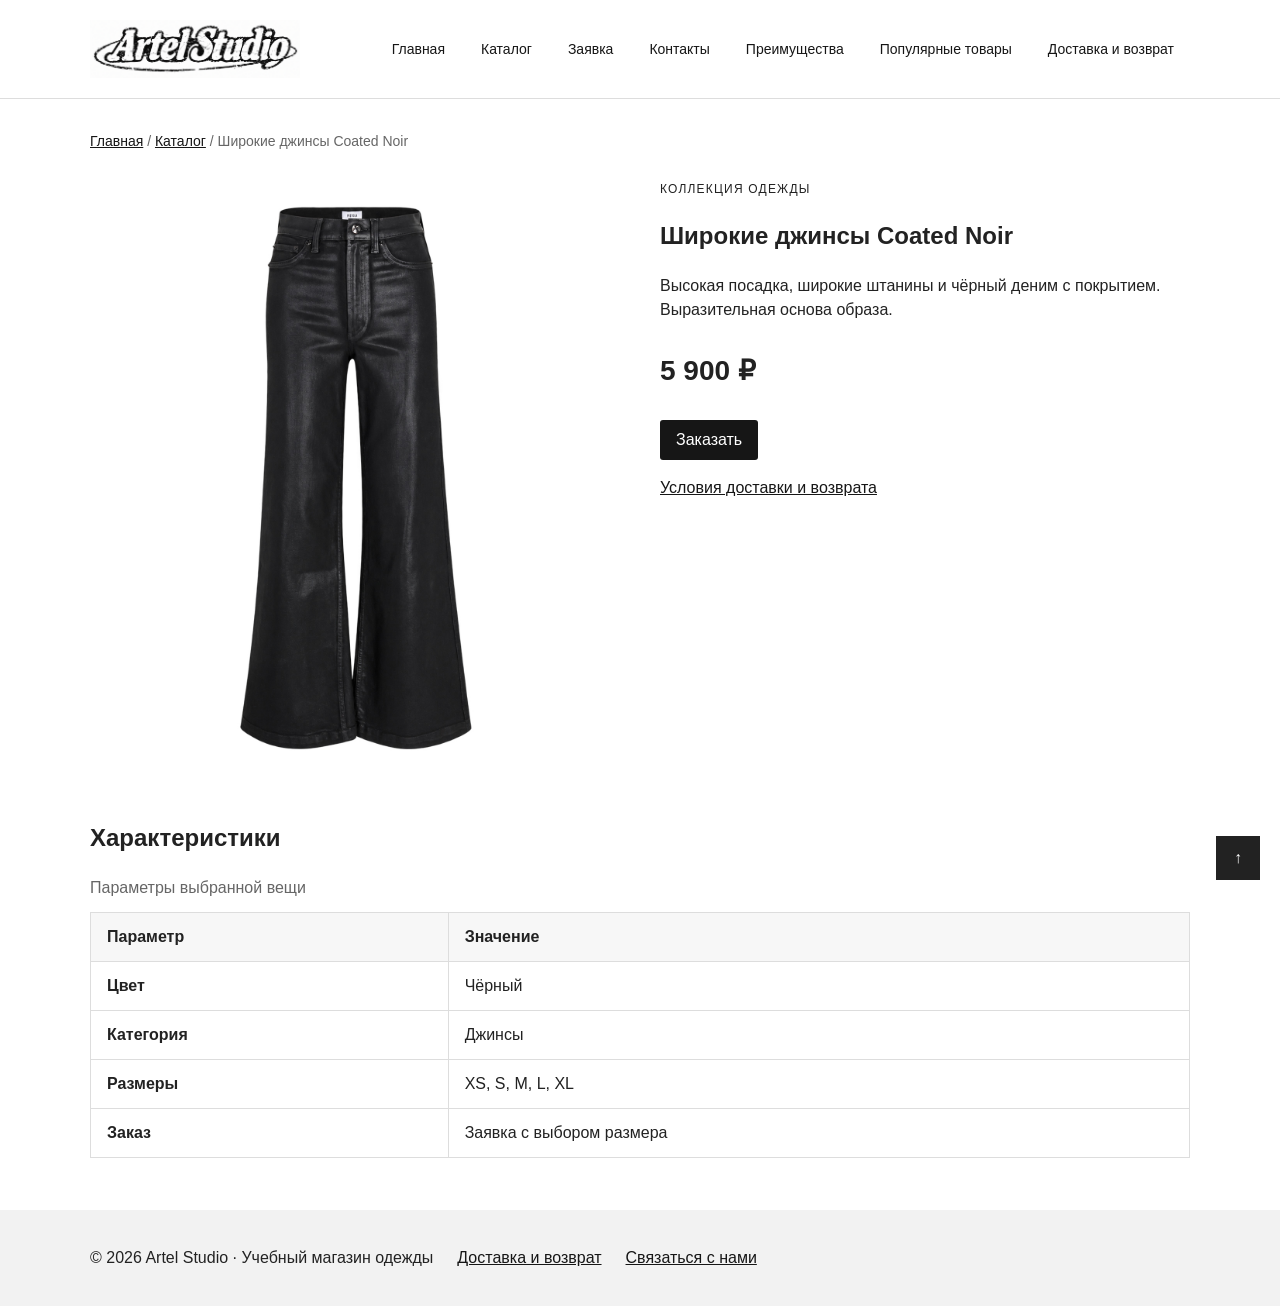
<file: product.html>
<!DOCTYPE html>
<html lang="ru">
<head>
  <meta charset="UTF-8">
  <meta name="viewport" content="width=device-width, initial-scale=1.0">
  <meta name="description" content="Описание товара, цена, размерная сетка и форма заявки.">
  <meta property="og:type" content="website">
  <meta property="og:image" content="https://tzutira.github.io/kr1-html-css-shop/images/preview.jpg">
  <meta property="og:image:alt" content="Обложка учебного интернет-магазина">
  <meta property="og:title" content="Товар — Artel Studio">
  <meta property="og:description" content="Описание товара, цена, размерная сетка и форма заявки.">
  <title>Товар — Artel Studio</title>
  <link rel="stylesheet" href="css/style.css">
  <script src="js/main.js" defer></script>
</head>
<body id="top">
  <header class="site-header">
    <div class="site-header__inner">
      <a class="site-header__logo" href="index.html" aria-label="Artel Studio — главная"><img class="site-header__logo-image" src="images/preview.jpg" alt="Artel Studio" width="210" height="58"></a>

      <nav class="site-nav" aria-label="Основная навигация">
        <ul class="site-nav__list">
          <li class="site-nav__item"><a class="site-nav__link" href="index.html">Главная</a></li>
          <li class="site-nav__item"><a class="site-nav__link" href="catalog.html">Каталог</a></li>
          <li class="site-nav__item"><a class="site-nav__link" href="order.html">Заявка</a></li>
          <li class="site-nav__item"><a class="site-nav__link" href="contacts.html">Контакты</a></li>
          <li class="site-nav__item"><a class="site-nav__link" href="index.html#advantages">Преимущества</a></li>
          <li class="site-nav__item"><a class="site-nav__link" href="index.html#popular">Популярные товары</a></li>
          <li class="site-nav__item"><a class="site-nav__link" href="index.html#delivery">Доставка и возврат</a></li>
        </ul>
      </nav>
    </div>
  </header>
  <main class="site-main">
<nav class="breadcrumbs" aria-label="Хлебные крошки"><a href="index.html">Главная</a> / <a href="catalog.html">Каталог</a> / <span aria-current="page" id="product-breadcrumb">Широкие джинсы Coated Noir</span></nav>
<section class="section product-detail"><div class="product-detail__visual"><img class="product-detail__image" id="product-image" src="images/black-coated-wide-leg-jeans.jpg" alt="Широкие джинсы Coated Noir, вид спереди" width="1200" height="1600"></div>
<div class="product-detail__content"><p class="eyebrow">Коллекция одежды</p><h1 id="product-title">Широкие джинсы Coated Noir</h1><p id="product-description">Высокая посадка, широкие штанины и чёрный деним с покрытием. Выразительная основа образа.</p><p class="product-detail__price" id="product-price">5 900 ₽</p><button class="button button--primary product-card__button" type="button" data-product="Широкие джинсы Coated Noir" id="product-order-button">Заказать</button><p><a href="index.html#delivery">Условия доставки и возврата</a></p></div></section>
<section class="section"><h2>Характеристики</h2><table class="product-table"><caption>Параметры выбранной вещи</caption><thead><tr><th scope="col">Параметр</th><th scope="col">Значение</th></tr></thead><tbody><tr><th scope="row">Цвет</th><td id="product-color">Чёрный</td></tr><tr><th scope="row">Категория</th><td id="product-category">Джинсы</td></tr><tr><th scope="row">Размеры</th><td>XS, S, M, L, XL</td></tr><tr><th scope="row">Заказ</th><td>Заявка с выбором размера</td></tr></tbody></table></section>


  </main>
  <footer class="site-footer">
    <div class="site-footer__inner"><p class="site-footer__text">&copy; 2026 Artel Studio · Учебный магазин одежды</p>
    <a href="index.html#delivery">Доставка и возврат</a><a href="contacts.html">Связаться с нами</a></div>
  </footer>
  <a class="back-to-top" href="#top" aria-label="Наверх">↑</a>
  <dialog class="order-dialog" id="order-dialog" aria-labelledby="order-dialog-title">
    <h2 class="order-dialog__title" id="order-dialog-title">Оформление заявки</h2>
    <form class="order-form" id="order-form" action="#" method="post" novalidate>
    <div class="order-form__field">
      <label class="order-form__label" for="selected-product">Товар</label>
      <input class="order-form__input" id="selected-product" name="selected-product" type="text" readonly placeholder="Консультация по подбору одежды">
    </div>

    <div class="order-form__field">
      <label class="order-form__label" for="order-name">Имя</label>
      <input class="order-form__input" id="order-name" name="name" type="text" placeholder="Введите ваше имя" minlength="2" autocomplete="given-name" required>
    </div>

    <div class="order-form__field">
      <label class="order-form__label" for="order-email">E-mail</label>
      <input class="order-form__input" id="order-email" name="email" type="email" placeholder="example@mail.ru" autocomplete="email" required>
    </div>

    <div class="order-form__field">
      <label class="order-form__label" for="order-phone">Телефон</label>
      <input class="order-form__input" aria-describedby="order-phone-hint" id="order-phone" name="phone" type="tel" autocomplete="tel" inputmode="tel" placeholder="+7 (900) 000-00-00" pattern="^\+7 \(\d{3}\) \d{3}-\d{2}-\d{2}$" required>
      <small class="order-form__hint" id="order-phone-hint">Формат: +7 (900) 000-00-00</small>
    </div>

    <div class="order-form__field">
        <label class="order-form__label" for="order-size">Размер</label>
        <select class="order-form__select" id="order-size" name="size" required>
          <option value="">Выберите размер</option>
          <option>XS</option><option>S</option><option>M</option><option>L</option><option>XL</option>
          <option value="help">Нужна помощь с размером</option>
        </select>
      </div>

    <div class="order-form__field">
      <label class="order-form__label" for="order-topic">Тема заявки</label>
      <select class="order-form__select" id="order-topic" name="topic" required>
        <option value="">Выберите тему</option>
        <option value="product">Заказ товара</option>
        <option value="consultation">Консультация</option>
        <option value="delivery">Доставка</option>
      </select>
    </div>

    <div class="order-form__field">
      <label class="order-form__label" for="order-comment">Комментарий</label>
      <textarea class="order-form__textarea" id="order-comment" name="comment" rows="4" placeholder="Укажите дополнительную информацию"
      ></textarea>
    </div>

    <div class="order-form__field order-form__field--checkbox">
      <label class="order-form__label" for="order-agreement">
        <input class="order-form__checkbox" id="order-agreement" name="agreement" type="checkbox" required>
        Я согласен на обработку данных для ответа на заявку
      </label>
    </div>

    <p class="order-form__hint">Учебная форма: данные не отправляются на сервер.</p>
    <div class="order-form__actions">
      <button class="button button--secondary" type="button" id="close-order-dialog">Закрыть</button>
      <button class="button button--primary" type="submit">Отправить заявку</button>
    </div>
    </form>
  </dialog>
  <p class="success-message" id="success-message" role="status" hidden>Заявка проверена. Это учебная демонстрация — данные не отправлены.</p>

</body>
</html>
</file>
<file: css/style.css>
/* ===============================
   1. Переменные проекта
   =============================== */

:root {
  /* Основные цвета проекта */
  --color-bg: #ffffff;
  --color-text: #222222;
  --color-muted: #666666;
  --color-primary: #161616;
  --color-primary-dark: #383838;
  --color-border: #dddddd;
  --color-input-border: #cccccc;
  --color-surface: #f7f7f7;
  --color-header-footer: #f2f2f2;
  --color-backdrop: rgba(0, 0, 0, 0.5);
  --color-surface-accent: #eeeeee;
  --color-danger: #b00020;
  --color-success: #168a2f;
  --color-success-bg: #eefaf0;
  --color-white: #ffffff;

  /* Отступы */
  --space-xs: 4px;
  --space-sm: 8px;
  --space-md: 16px;
  --space-lg: 24px;
  --space-xl: 32px;

  /* Дополнительные отступы текущего оформления */
  --space-6: 6px;
  --space-10: 10px;
  --space-12: 12px;
  --space-20: 20px;

  /* Скругления */
  --radius-sm: 3px;
  --radius-md: 4px;
  --radius-lg: 6px;

  /* Размеры */
  --container-width: 1100px;
}

/* ===============================
   2. Базовые стили
   =============================== */

/*
Универсальное правило для всех элементов.
border-box делает расчёт размеров более понятным:
width включает content, padding и border.
*/
* {
  box-sizing: border-box;
}

/*
Убираем стандартный внешний отступ браузера у body.
Без этого вокруг страницы может появиться белая рамка.
*/
body {
  margin: 0;
  font-family: Arial, sans-serif;
  line-height: 1.5;
  color: var(--color-text);
  background-color: var(--color-bg);
  min-height: 100vh;
  display: flex;
  flex-direction: column;
}

/* ===============================
   3. Общие элементы интерфейса
   =============================== */

/* Общие состояния ссылок. */
a {
  color: var(--color-primary);
}

a:hover {
  color: var(--color-primary-dark);
}

a:focus-visible {
  outline: 2px solid var(--color-primary);
  outline-offset: 3px;
}

/* Единое оформление ссылок-кнопок и кнопок формы. */
.button {
  display: inline-block;
  padding: var(--space-sm) var(--space-md);
  text-decoration: none;
  border: none;
  border-radius: var(--radius-sm);
  font: inherit;
  cursor: pointer;
}

/*
Состояние наведения для кнопки.
*/
.button--primary:hover:not(:disabled) {
  color: var(--color-white);
  background-color: var(--color-primary-dark);
}

.button:focus-visible {
  outline: 2px solid var(--color-primary);
  outline-offset: 3px;
}

.button:disabled,
.button--disabled {
  opacity: 0.6;
  cursor: not-allowed;
}

/* ===============================
   4. Компоненты страницы
   =============================== */

/*
Задаём внутренние отступы для основных областей страницы.
*/
.site-header,
.site-main,
.site-footer {
  padding: var(--space-20);
}

/*
Оформляем шапку страницы.
*/
.site-header {
  background-color: var(--color-header-footer);
}

/*
Оформляем подвал страницы.
*/
.site-footer {
  background-color: var(--color-header-footer);
}

/*
Ограничиваем ширину содержимого шапки.
*/
.site-header__inner {
  max-width: var(--container-width);
  margin: 0 auto;
}

/*
Оформляем текстовый логотип.
*/
.site-header__logo {
  font-weight: bold;
  text-decoration: none;
  color: var(--color-text);
}

/*
Убираем стандартные отступы и маркеры списка навигации.
*/
.site-nav__list {
  display: flex;
  flex-wrap: wrap;
  justify-content: center;
  align-items: center;
  gap: var(--space-md);
  padding: 0;
  margin: var(--space-md) 0 0;
  list-style: none;
}

/*
Оформляем ссылки меню.
*/
.site-nav__link {
  display: inline-block;
  padding: var(--space-sm) var(--space-md);
  color: var(--color-primary);
  text-decoration: none;
  border-radius: var(--radius-sm);
}

/*
При наведении мыши меняем цвет текста и фон ссылки.
*/

.site-nav__link:hover {
  color: var(--color-white);
  background-color: var(--color-primary);
}

/*
Hero-блок — первый крупный блок страницы.
*/
.hero {
  max-width: 100%;
  margin: 0 auto var(--space-xl);
  padding: var(--space-xl) var(--space-lg);
  background-color: var(--color-surface-accent);
  border-radius: var(--radius-lg);
}

/*
Общий класс для разделов страницы.
*/
.section {
  max-width: var(--container-width);
  margin: 0 auto var(--space-xl);
}

/*
Убираем лишний верхний отступ у заголовков разделов.
*/
.section__title:where(h2) {
  margin-top: 0;
}

/* Сетка карточек с тремя равными колонками. */
.products-grid {
  display: grid;
  grid-template-columns: repeat(3, 1fr);
  gap: var(--space-lg);
}

/*
Карточка товара — самостоятельный блок.
*/
.product-card {
  display: flex;
  flex-direction: column;
  gap: var(--space-sm);
  margin-bottom: 0;
  padding: var(--space-md);
  border: 1px solid var(--color-border);
  border-radius: var(--radius-md);
  background-color: var(--color-bg);
}

.product-card__button {
  margin-top: auto;
  align-self: flex-start;
}

.product-card:hover {
  border-color: var(--color-primary);
}

/*
Убираем лишний верхний отступ у заголовка карточки.
*/
.product-card__title {
  margin-top: 0;
}

/* Каталог: фильтры слева, список товаров справа. */
.catalog-layout {
  max-width: var(--container-width);
  margin: 0 auto var(--space-xl);
  display: grid;
  grid-template-columns: 260px 1fr;
  grid-template-areas: "filters products";
  gap: var(--space-lg);
}

.catalog-filters {
  grid-area: filters;
  padding: var(--space-md);
  border: 1px solid var(--color-border);
  border-radius: var(--radius-md);
  background-color: var(--color-surface);
}

.catalog-layout__products {
  grid-area: products;
}

.catalog-filters__form {
  display: grid;
  gap: var(--space-md);
}

.catalog-filters__group {
  margin: 0;
  padding: var(--space-md);
  border: 1px solid var(--color-border);
  border-radius: var(--radius-sm);
}

.catalog-filters__legend {
  font-weight: 700;
}

.catalog-filters__label {
  display: block;
  margin-bottom: var(--space-sm);
}

.catalog-filters__input {
  width: 100%;
  padding: 8px 10px;
  border: 1px solid var(--color-border);
  border-radius: var(--radius-sm);
  font: inherit;
}

/*
Дополнительный информационный блок.
*/
.student-info {
  max-width: var(--container-width);
  margin: 0 auto var(--space-xl);
  padding: var(--space-md);
  border-left: 4px solid var(--color-primary);
  background-color: var(--color-surface);
}

/* ===============================
   5. Форма и модальное окно
   =============================== */

/*
  Модальное окно.
  Элемент dialog сам умеет открываться поверх страницы.
*/
.order-dialog {
  width: min(100% - var(--space-xl), 560px);
  padding: var(--space-lg);
  border: none;
  border-radius: var(--radius-lg);
}

/*
  Затемнение фона за модальным окном.
*/
.order-dialog::backdrop {
  background-color: var(--color-backdrop);
}

/*
  Поле формы.
  Каждый блок получает нижний отступ.
*/
.order-form__field {
  margin-bottom: var(--space-md);
}

/*
  Подпись поля.
*/
.order-form__label {
  display: block;
  margin-bottom: var(--space-xs);
}

/*
  Основные поля формы.
*/
.order-form__input,
.order-form__checkbox,
.order-form__select,
.order-form__textarea {
  width: 100%;
  padding: var(--space-10) var(--space-12);
  border: 1px solid var(--color-border);
  border-radius: var(--radius-sm);
  font: inherit;
}

/*
  Checkbox не должен занимать всю ширину.
*/
.order-form__checkbox {
  width: auto;
}

/*
  Подсказка под полем телефона.
*/
.order-form__hint {
  display: block;
  margin-top: var(--space-xs);
  color: var(--color-muted);
}

/* Низкая специфичность состояний сохраняет приоритет модификатора ошибки. */
.order-form__input:where(:not(:disabled):hover, :focus),
.order-form__checkbox:where(:not(:disabled):hover, :focus),
.order-form__select:where(:not(:disabled):hover, :focus),
.order-form__textarea:where(:not(:disabled):hover, :focus) {
  border-color: var(--color-primary);
}

/*
  Видимый фокус для клавиатурной навигации.
*/
.order-form__input:focus-visible,
.order-form__checkbox:focus-visible,
.order-form__select:focus-visible,
.order-form__textarea:focus-visible {
  outline: 2px solid var(--color-primary);
  outline-offset: 3px;
}

/*
  Подсветка ошибочных полей.
  JavaScript добавляет БЭМ-модификатор ошибки и aria-invalid.
  Ошибка сохраняет свой цвет при наведении и фокусе.
*/
.order-form__input--error,
.order-form__checkbox--error,
.order-form__select--error,
.order-form__textarea--error {
  border-color: var(--color-danger);
}

/* Видимая ошибка у нативного флажка согласия. */
.order-form__checkbox--error {
  outline: 2px solid var(--color-danger);
  outline-offset: 3px;
}

/*
  Кнопки формы.
*/
.order-form__actions {
  display: flex;
  gap: var(--space-12);
  margin-top: var(--space-20);
}

/*
  Сообщение об успешной отправке.
*/
.success-message {
  max-width: var(--container-width);
  margin: var(--space-lg) auto;
  padding: var(--space-md);
  border-left: 4px solid var(--color-success);
  background-color: var(--color-success-bg);
}

/* ===============================
   6. Хлебные крошки и якорные ссылки
   =============================== */

.breadcrumbs {
  max-width: var(--container-width);
  margin: 0 auto var(--space-md);
  font-size: 14px;
  color: var(--color-muted);
}

.breadcrumbs__link {
  color: var(--color-primary);
}

.breadcrumbs__current::before {
  content: " / ";
  color: var(--color-muted);
}

html {
  scroll-behavior: smooth;
}

:target {
  outline: 2px dashed var(--color-primary);
  outline-offset: 4px;
}

@media (prefers-reduced-motion: reduce) {
  html {
    scroll-behavior: auto;
  }
}


/* Варианты и состояния БЭМ-компонентов. */
.button--primary {
  color: var(--color-white);
  background-color: var(--color-primary);
}

.button--secondary {
  color: var(--color-primary);
  background-color: transparent;
  border: 1px solid var(--color-primary);
}

.button--secondary:hover:not(:disabled) {
  color: var(--color-white);
  background-color: var(--color-primary);
}

.site-nav__link--active {
  color: var(--color-white);
  background-color: var(--color-primary);
}

.site-nav__link:focus-visible {
  outline: 2px solid var(--color-primary);
  outline-offset: 3px;
}

.product-card--featured {
  border-color: var(--color-primary);
}

.product-card--discount {
  border-color: var(--color-danger);
}

.product-card--discount .product-card__price {
  color: var(--color-danger);
}

.order-dialog__title {
  margin-top: 0;
}

/* Витрина одежды и самостоятельные компоненты. */
.site-header { position: sticky; top: 0; z-index: 10; border-bottom: 1px solid var(--color-border); background: var(--color-bg); }
.site-header__inner { display: flex; align-items: center; justify-content: space-between; gap: var(--space-lg); }
.site-header__logo { font-size: 24px; letter-spacing: .12em; }
.site-nav__list { margin: 0; gap: var(--space-xs); }
.site-nav__link { font-size: 14px; }
.site-main { padding-top: var(--space-xl); }
.hero { padding: 64px 40px; }
.hero__title {font-size: clamp(32px, 5vw, 60px); line-height: 1.1; max-width: 700px; margin: 0; }
.hero__description { max-width: 580px; margin-bottom: 28px; }
.product-card { position: relative; padding-top: 44px; }
.product-card__badge { position: absolute; top: 12px; right: 12px; background: var(--color-text); color: white; font-size: 11px; text-transform: uppercase; letter-spacing: .08em; padding: 3px 8px; }
.product-card__details { font-size: 14px; margin-bottom: 8px; }
.catalog-layout { grid-template-columns: 220px minmax(0, 1fr); }
.catalog-filters { align-self: start; }
.info-grid { display: grid; grid-template-columns: repeat(3, 1fr); gap: var(--space-lg); }
.info-block { border-top: 1px solid var(--color-border); padding-top: var(--space-md); }
.site-footer__inner { max-width: var(--container-width); margin: auto; display: flex; flex-wrap: wrap; align-items: center; gap: var(--space-lg); }
.back-to-top { position: fixed; right: 20px; bottom: 20px; z-index: 11; display: grid; place-items: center; width: 44px; height: 44px; color: white; background: var(--color-text); text-decoration: none; }
.back-to-top:hover { color: white; background: var(--color-primary-dark); }
.product-detail { display: grid; grid-template-columns: 1fr 1fr; gap: 40px; }
.product-detail__visual { min-height: 400px; background: var(--color-surface); padding: 40px; display: flex; flex-direction: column; justify-content: space-between; }
.product-detail__category, .eyebrow { font-size: 12px; letter-spacing: .1em; text-transform: uppercase; }
.product-detail__visual-title { font-size: 32px; line-height: 1.2; }
.product-detail__price { font-size: 28px; font-weight: 700; }
.product-table { width: 100%; border-collapse: collapse; }
.product-table caption { text-align: left; margin-bottom: 12px; color: var(--color-muted); }
.product-table th, .product-table td { text-align: left; padding: 12px 16px; border: 1px solid var(--color-border); }
.product-table thead { background: var(--color-surface); }
.table-scroll { overflow-x: auto; }
.order-page { max-width: 720px; }
.order-dialog { max-height: 85vh; overflow-y: auto; }
[hidden] { display: none !important; }
:target { scroll-margin-top: 120px; }
@media (max-width: 1000px) {
 .site-header__inner { flex-direction: column; gap: 12px; }
 .catalog-layout .products-grid { grid-template-columns: repeat(2, minmax(0, 1fr)); }
}
@media (max-width: 680px) {
 .site-header { position: static; }
 .site-main { padding: 16px; }
 .hero { padding: 32px 20px; }
 .products-grid, .catalog-layout .products-grid, .info-grid, .product-detail { grid-template-columns: 1fr; }
 .catalog-layout { grid-template-columns: 1fr; grid-template-areas: "filters" "products"; }
 .site-nav__link { padding: 6px 8px; }
 .product-detail__visual { min-height: 280px; padding: 24px; }
}

/* Согласованные фотографии коллекции. */
.site-header__logo-image { display: block; width: 210px; height: 58px; object-fit: cover; }
.product-card { padding: 12px; gap: 10px; }
.product-card__image-link { display: block; background: #fff; }
.product-card__image { display: block; width: 100%; height: auto; aspect-ratio: 3 / 4; object-fit: contain; }
.product-card__badge { z-index: 1; }
.product-card__title { font-size: 18px; line-height: 1.3; margin: 0; }
.product-card__title a { color: var(--color-text); text-decoration: none; }
.product-card__title a:hover { text-decoration: underline; }
.product-card__description { font-size: 14px; margin: 0; }
.product-card__price { margin: 4px 0; font-weight: 700; }
.product-card__actions { margin-top: auto; display: flex; align-items: center; justify-content: space-between; flex-wrap: wrap; gap: 8px; }
.product-card__details { margin: 0; }
.product-card__button { margin-top: 0; }
.product-detail__visual { background: #fff; padding: 0; min-height: 0; justify-content: center; }
.product-detail__image { display: block; width: 100%; height: auto; aspect-ratio: 3 / 4; object-fit: contain; max-height: 620px; }

/* Простой список преимуществ и товар со скидкой. */
.advantages { max-width: var(--container-width); margin: 0 auto var(--space-xl); padding-left: 24px; }
.advantages__item { margin-bottom: 8px; }
.advantages-title { margin-bottom: 12px; }
.product-detail__price--discount { color: var(--color-danger); }

.site-main {
  flex-grow: 1;
}

.hero {
  height: 600px;
  background-image: url("../images/hero-photo.jpg");
  background-size: cover;
  background-position: center;
  background-repeat: no-repeat;

  display: flex;
  flex-direction: column;
  align-items: flex-start;
  justify-content: center;
  gap: 24px;
  text-align: left;
}

.contacts-photo {
  display: block;
  width: 100%;
  max-width: 100%;
  height: auto;
  margin-top: var(--space-lg);
  border-radius: var(--radius-lg);
}
</file>
